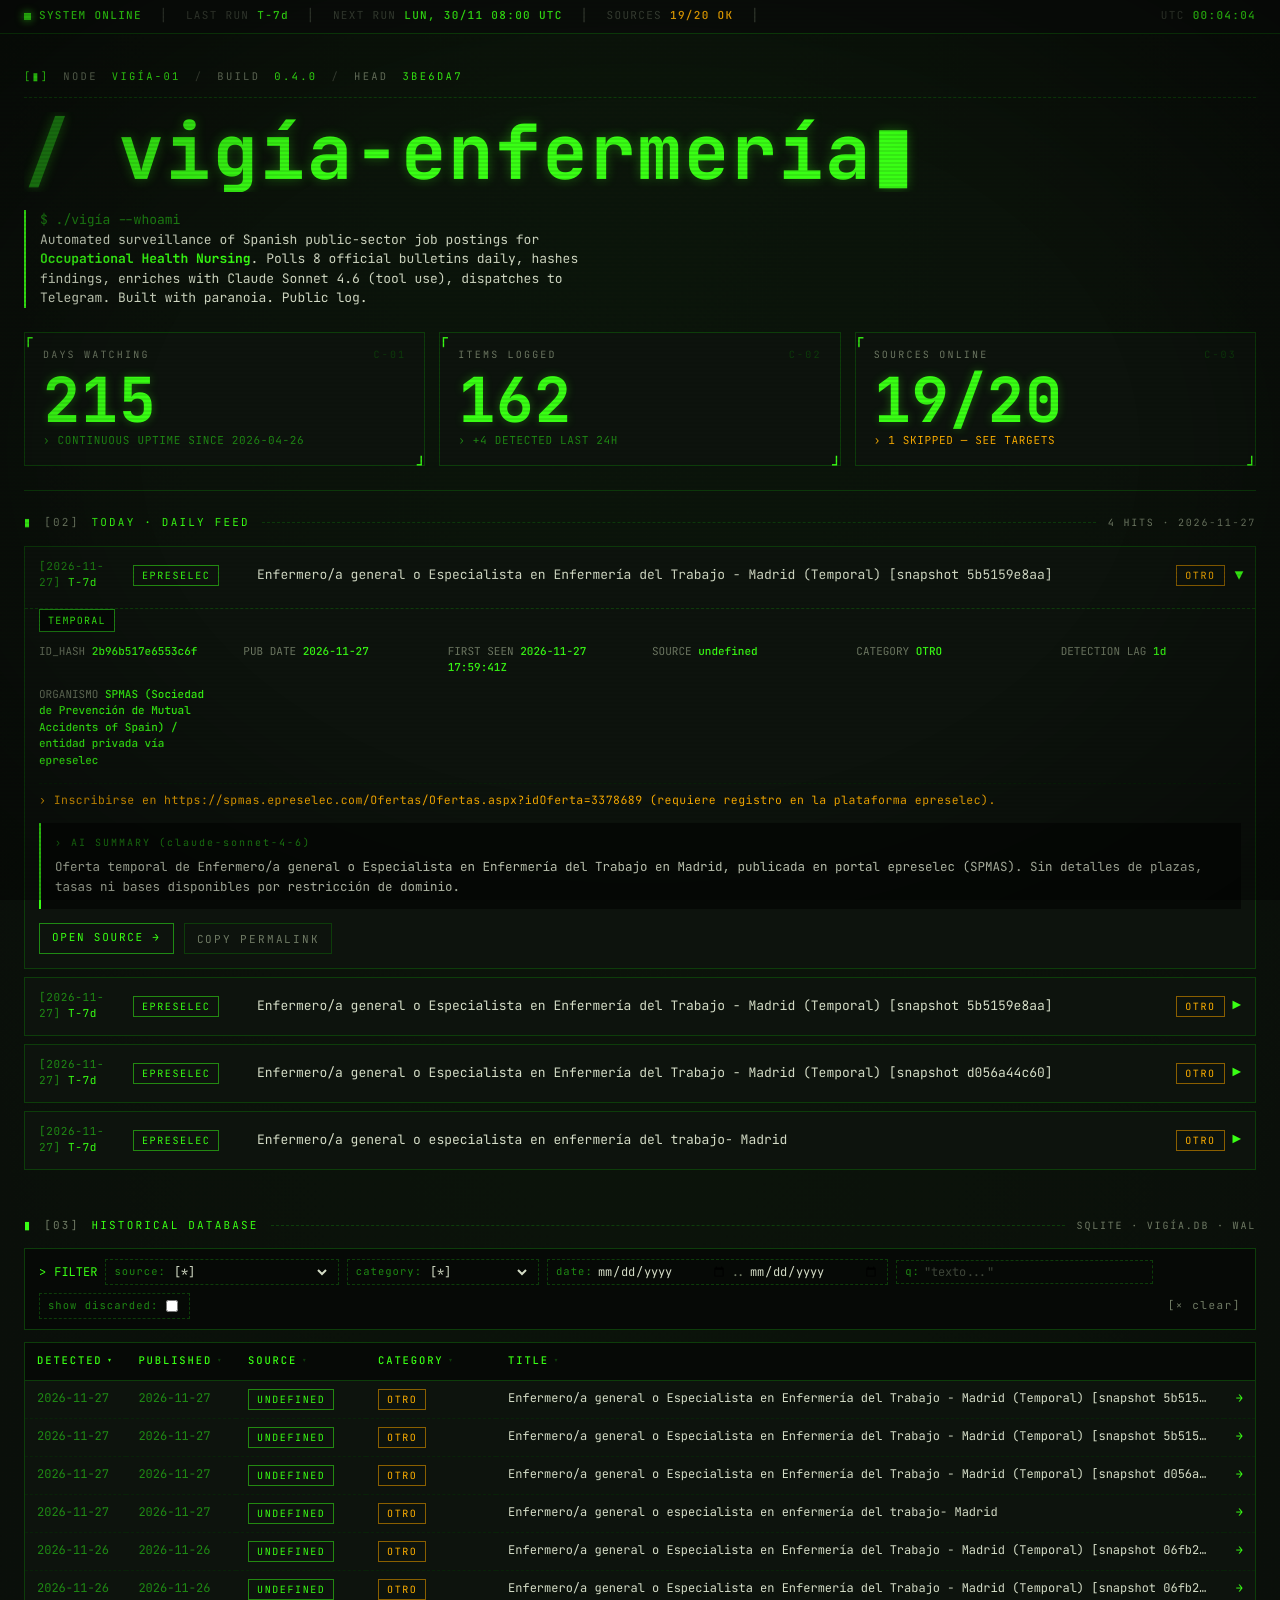
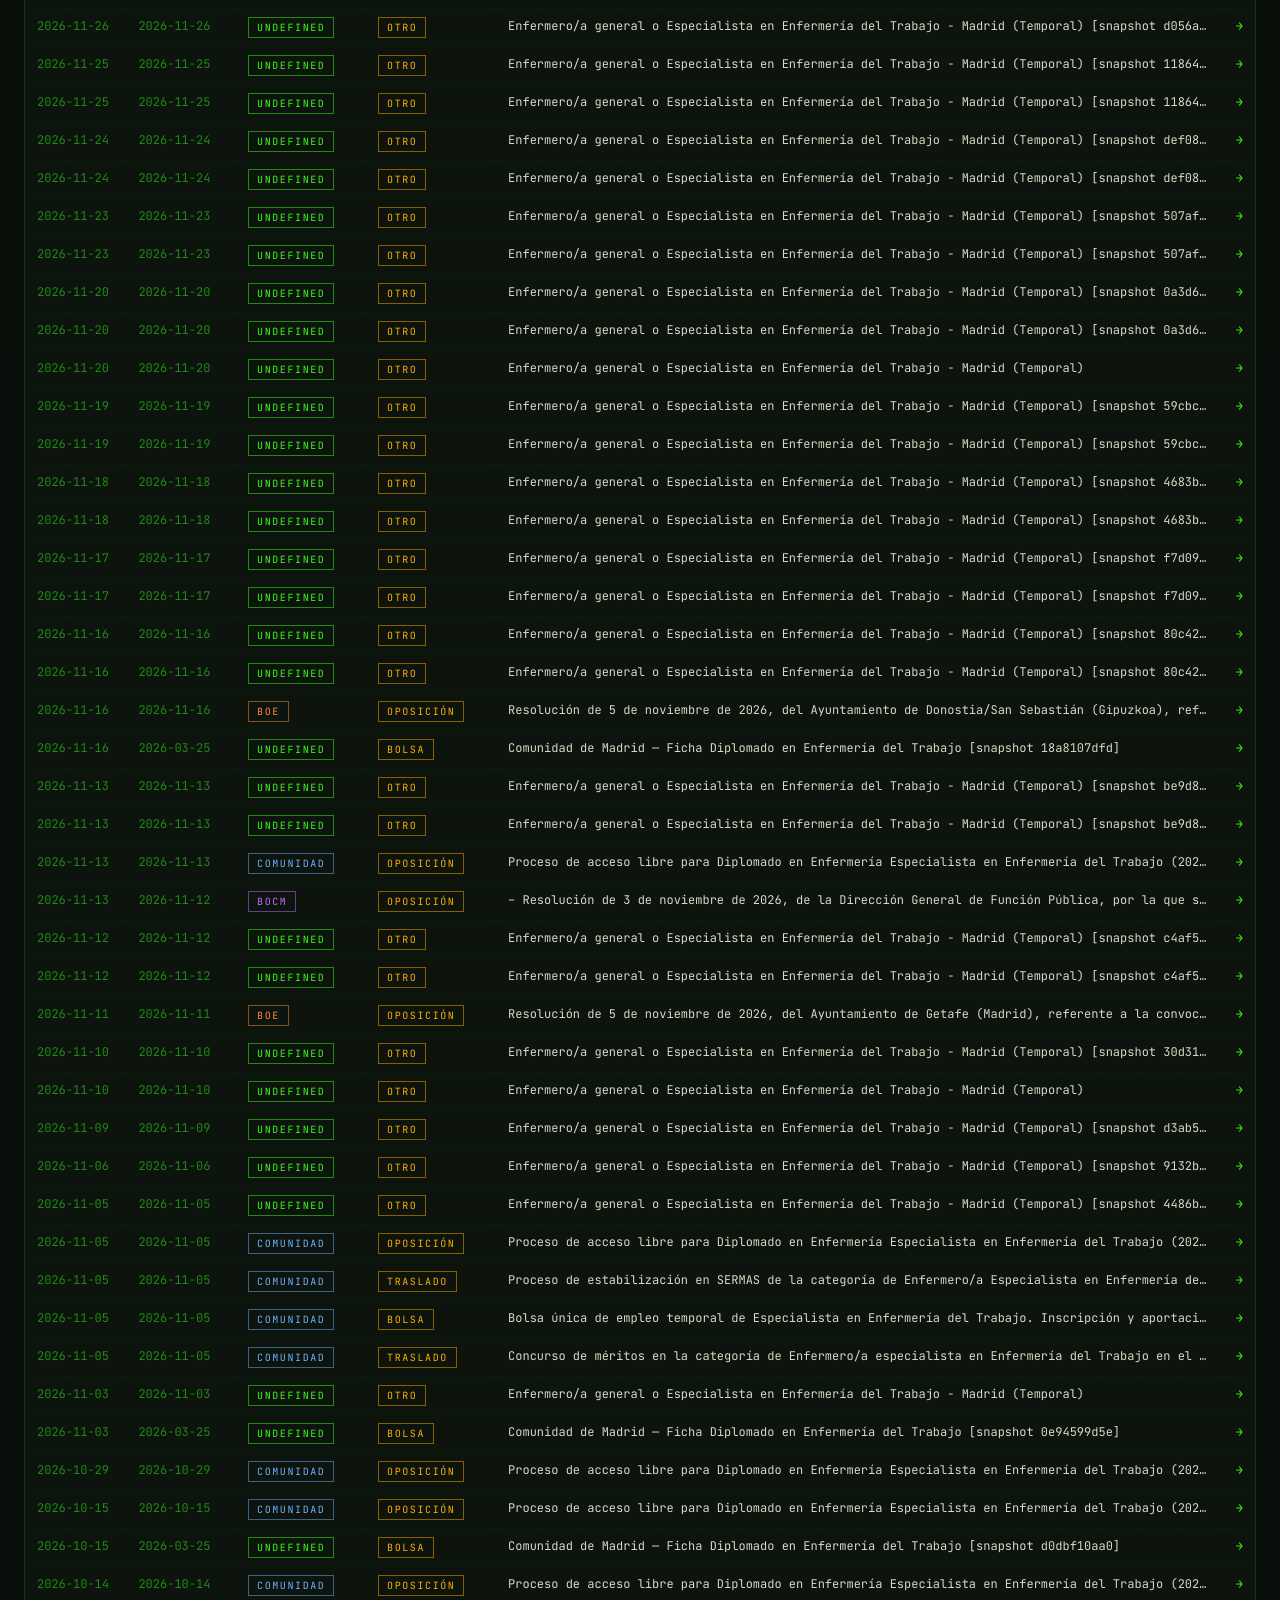
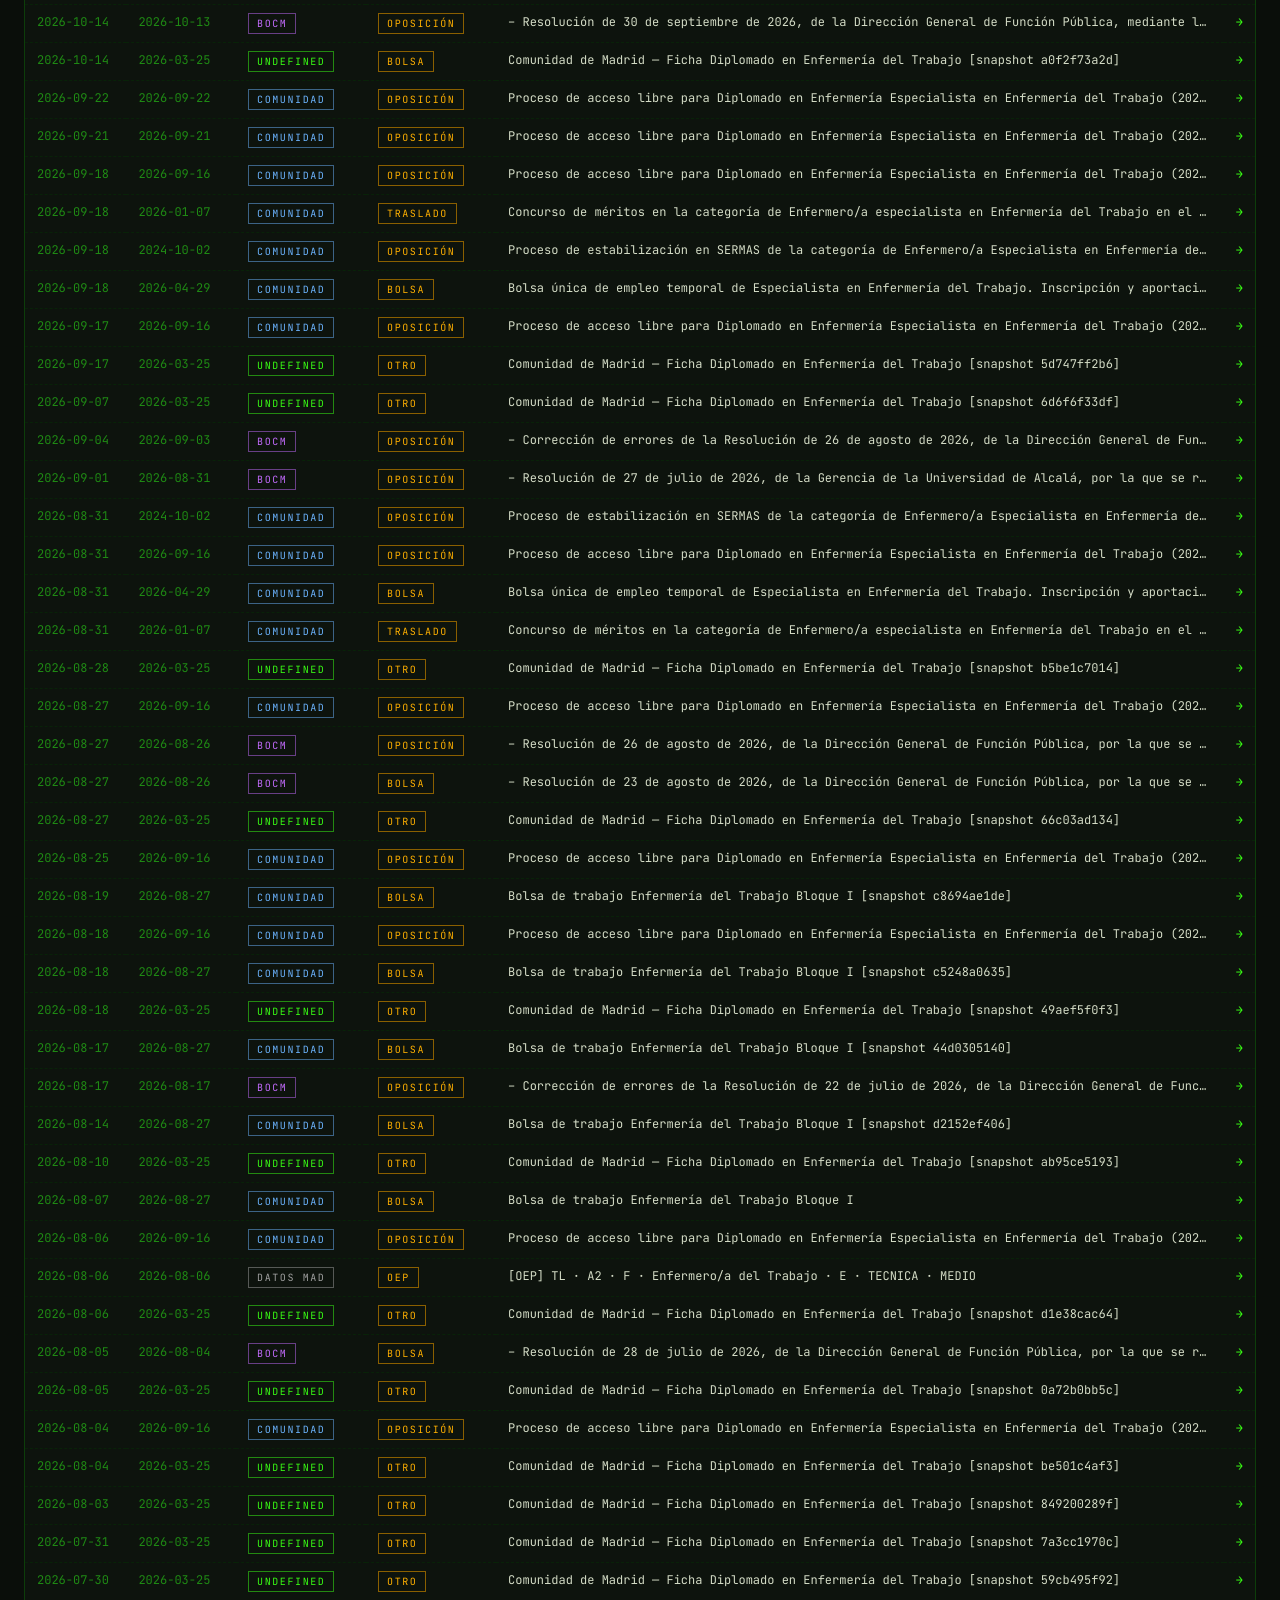
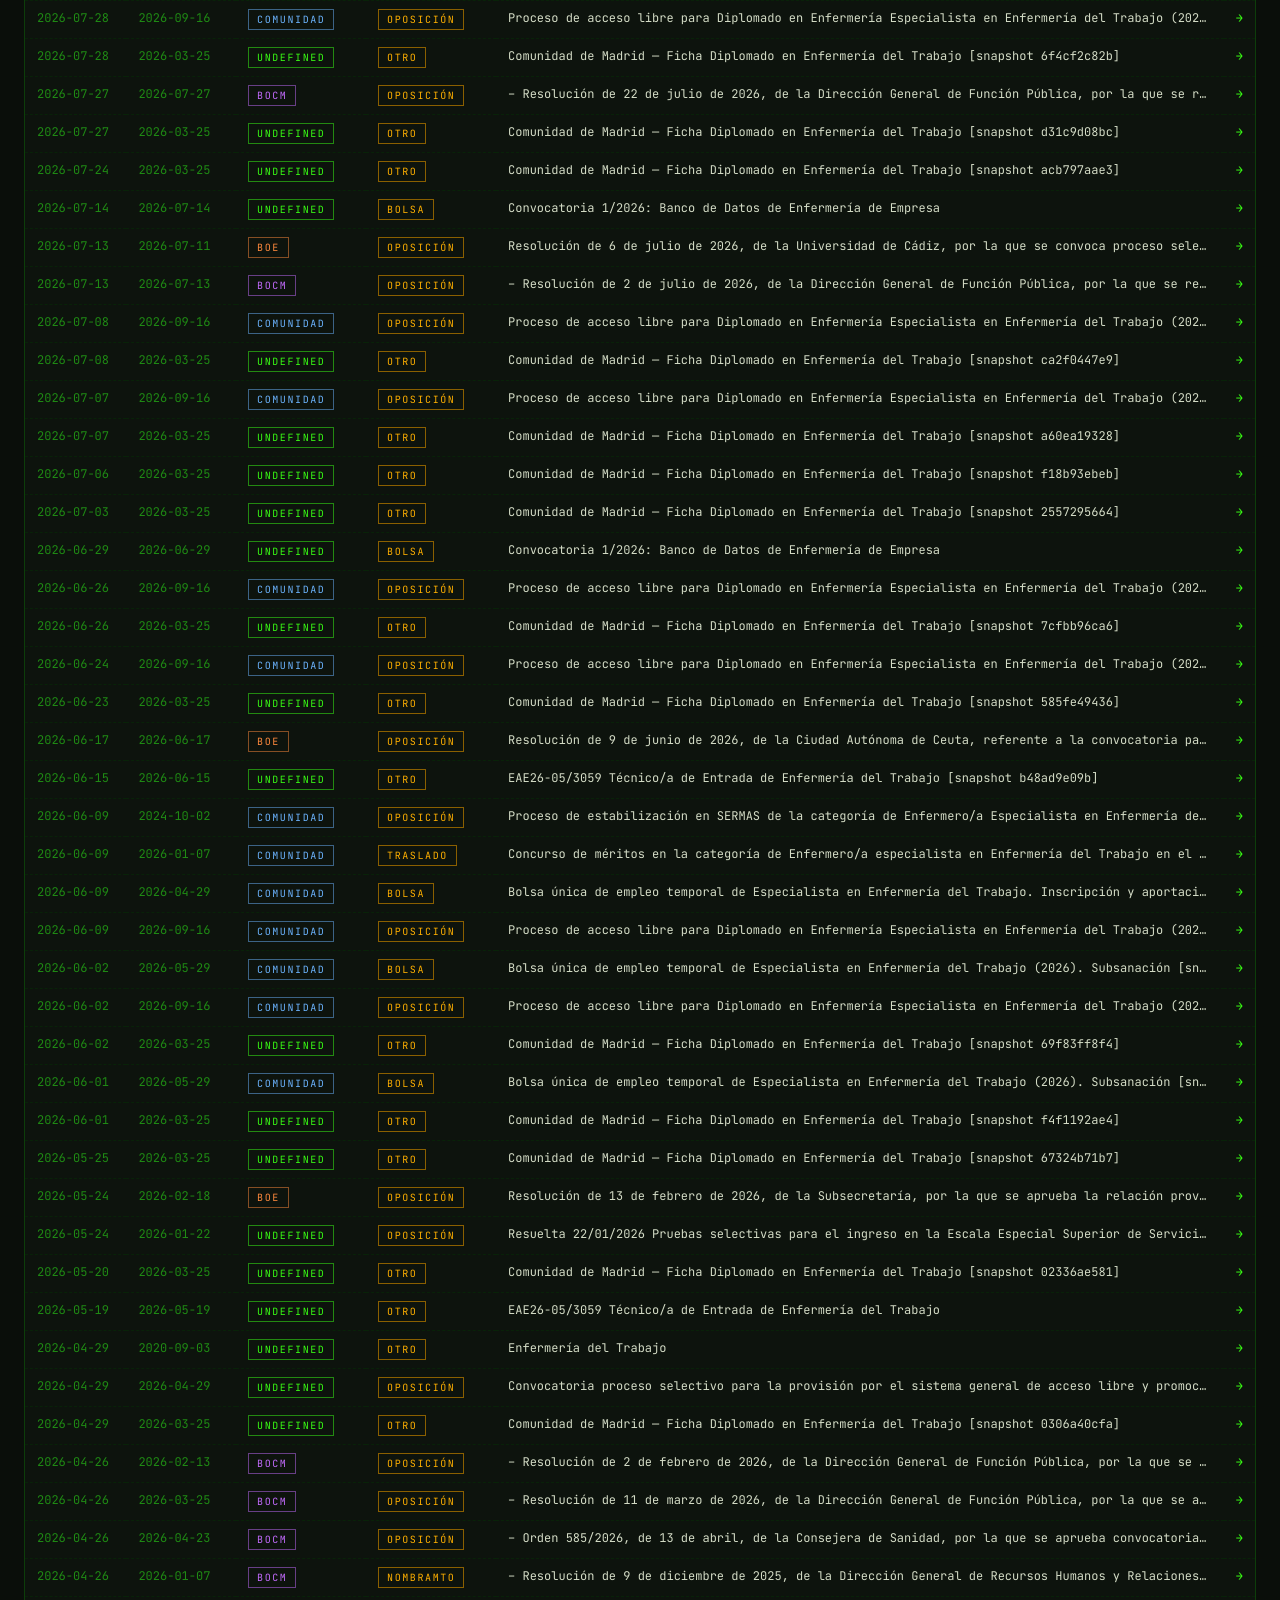
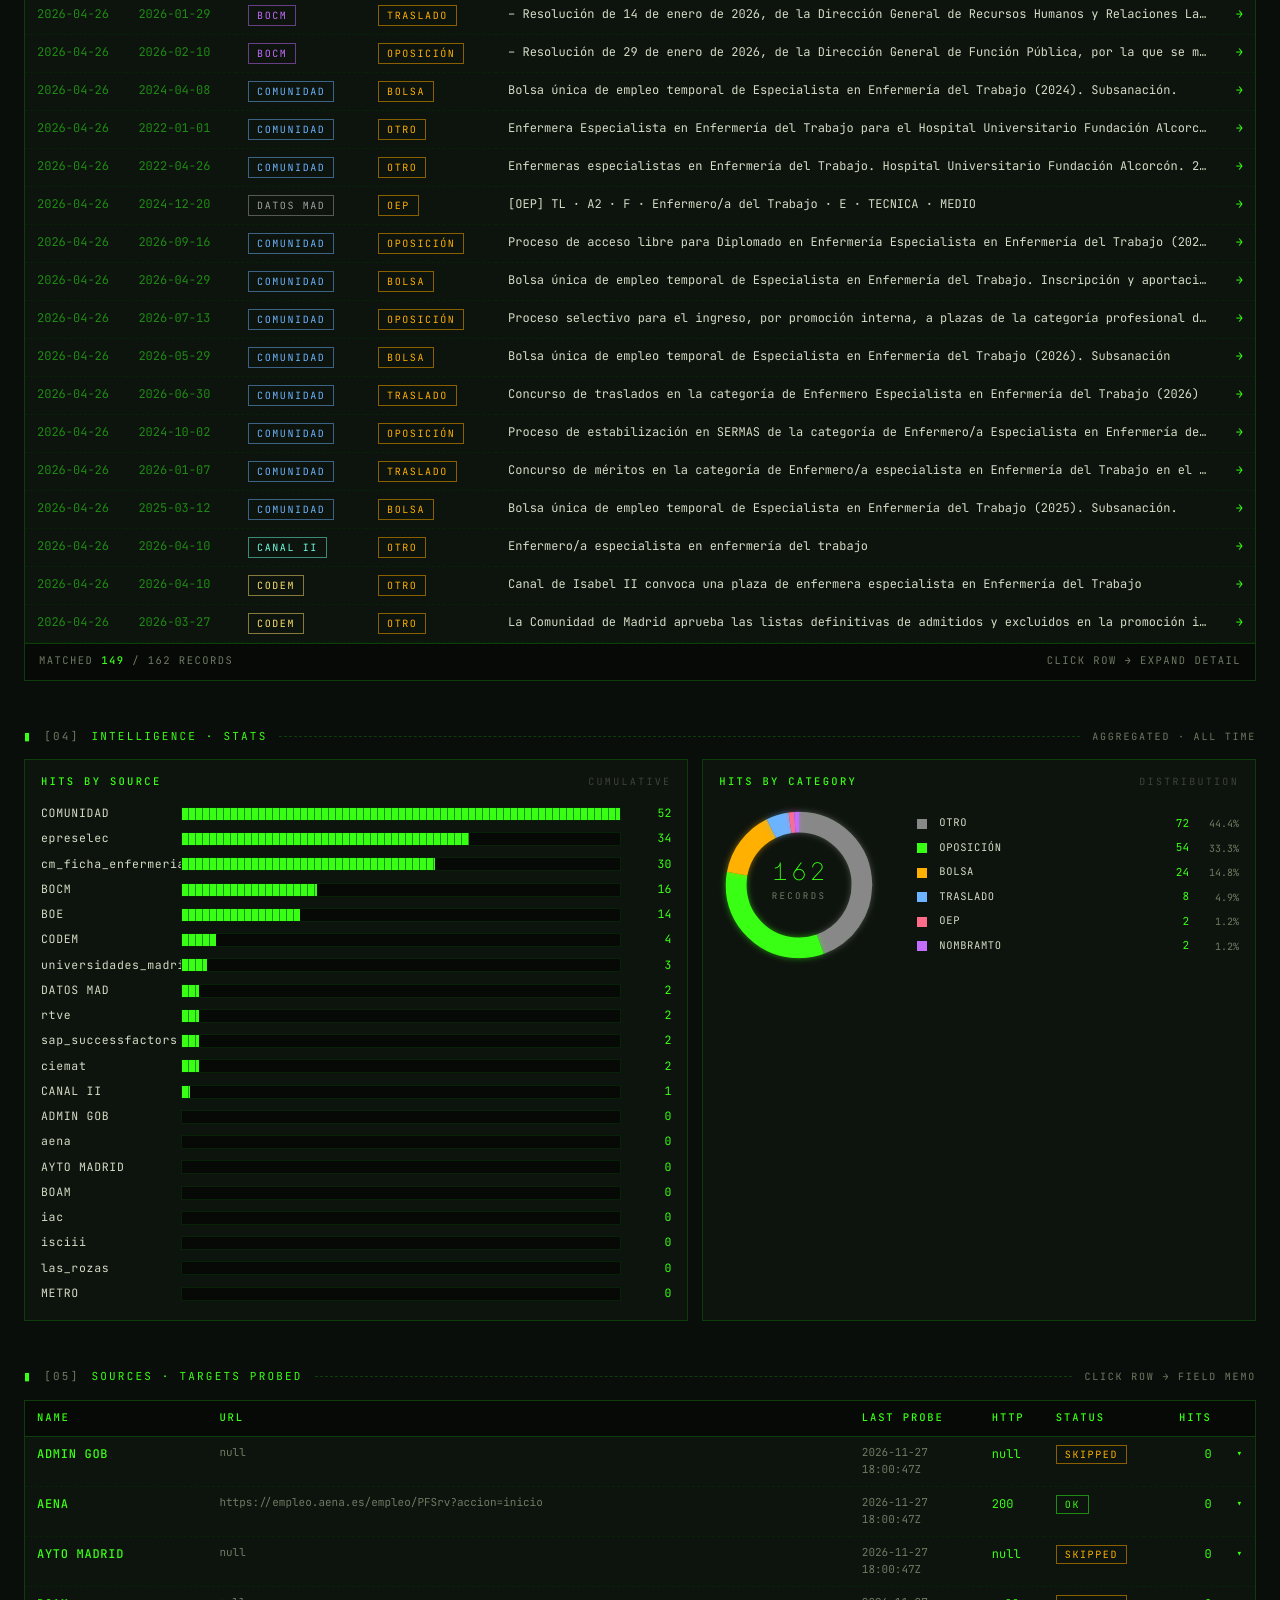
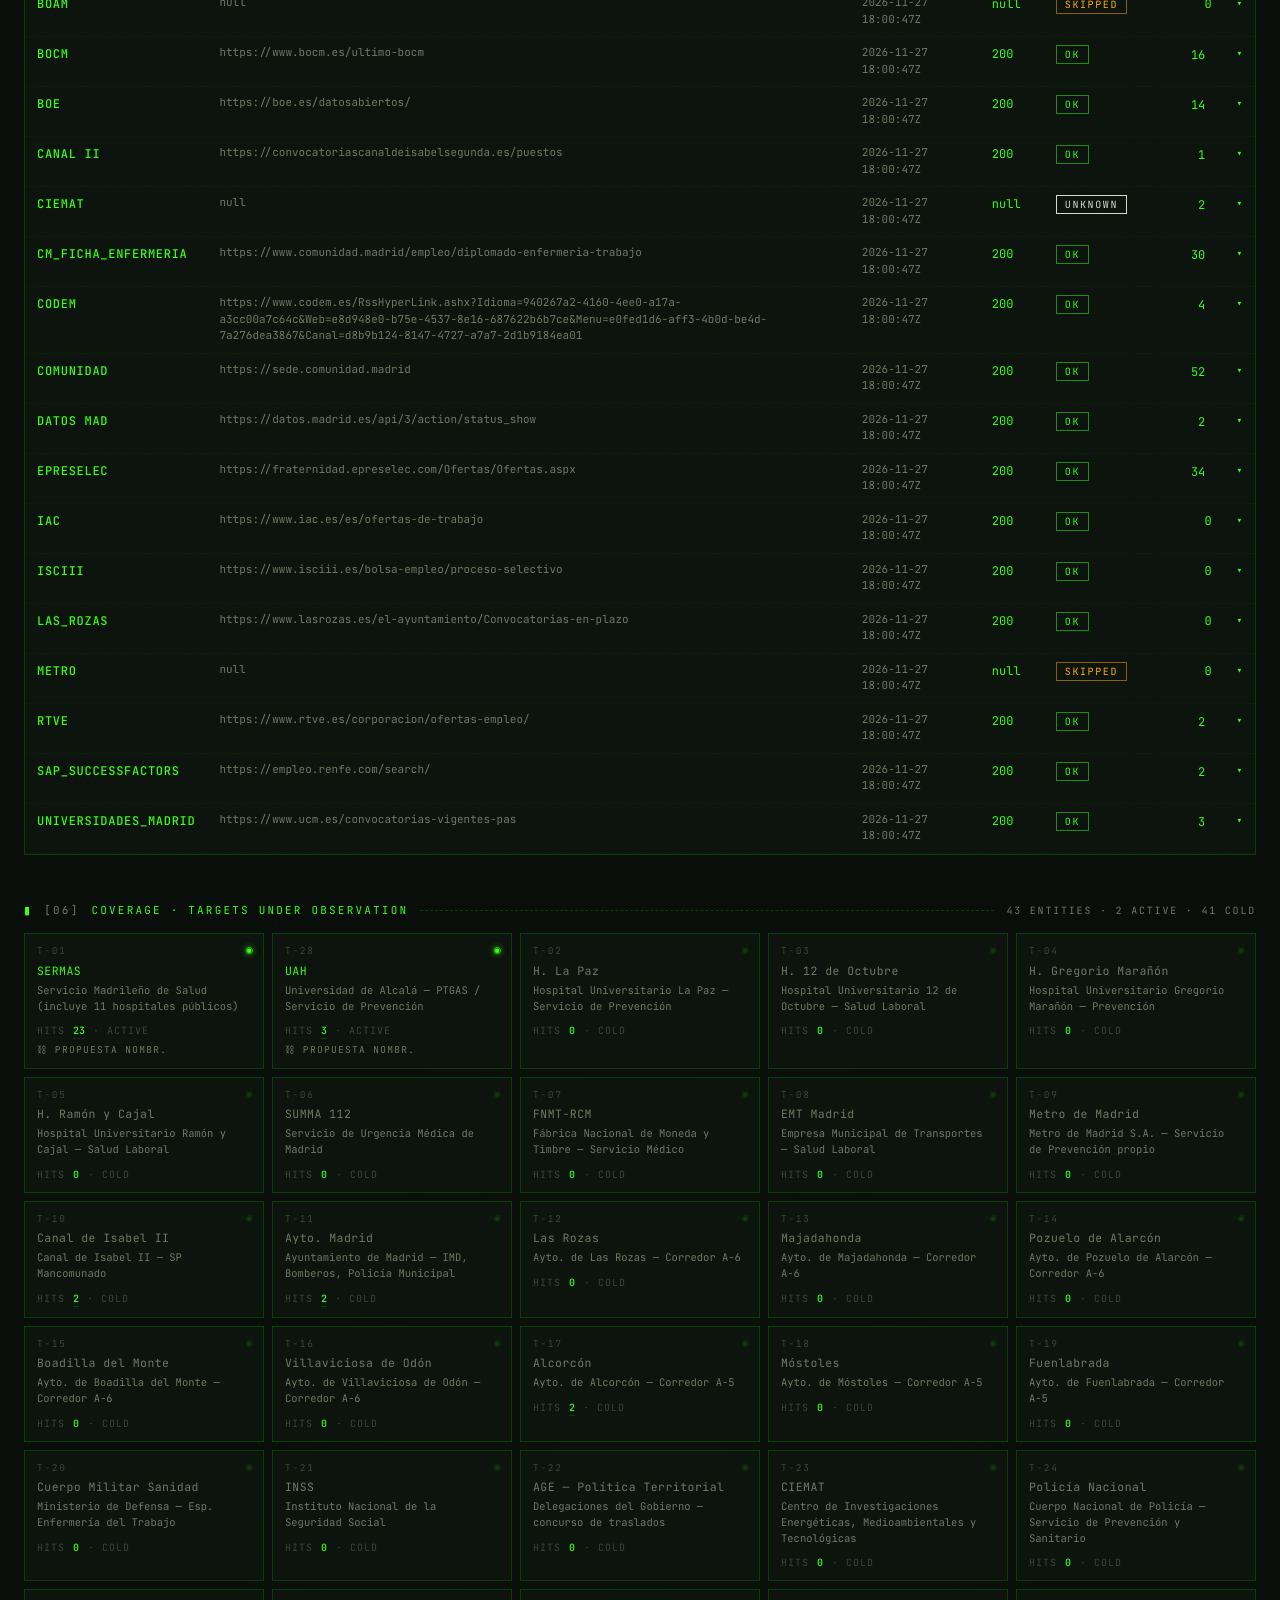
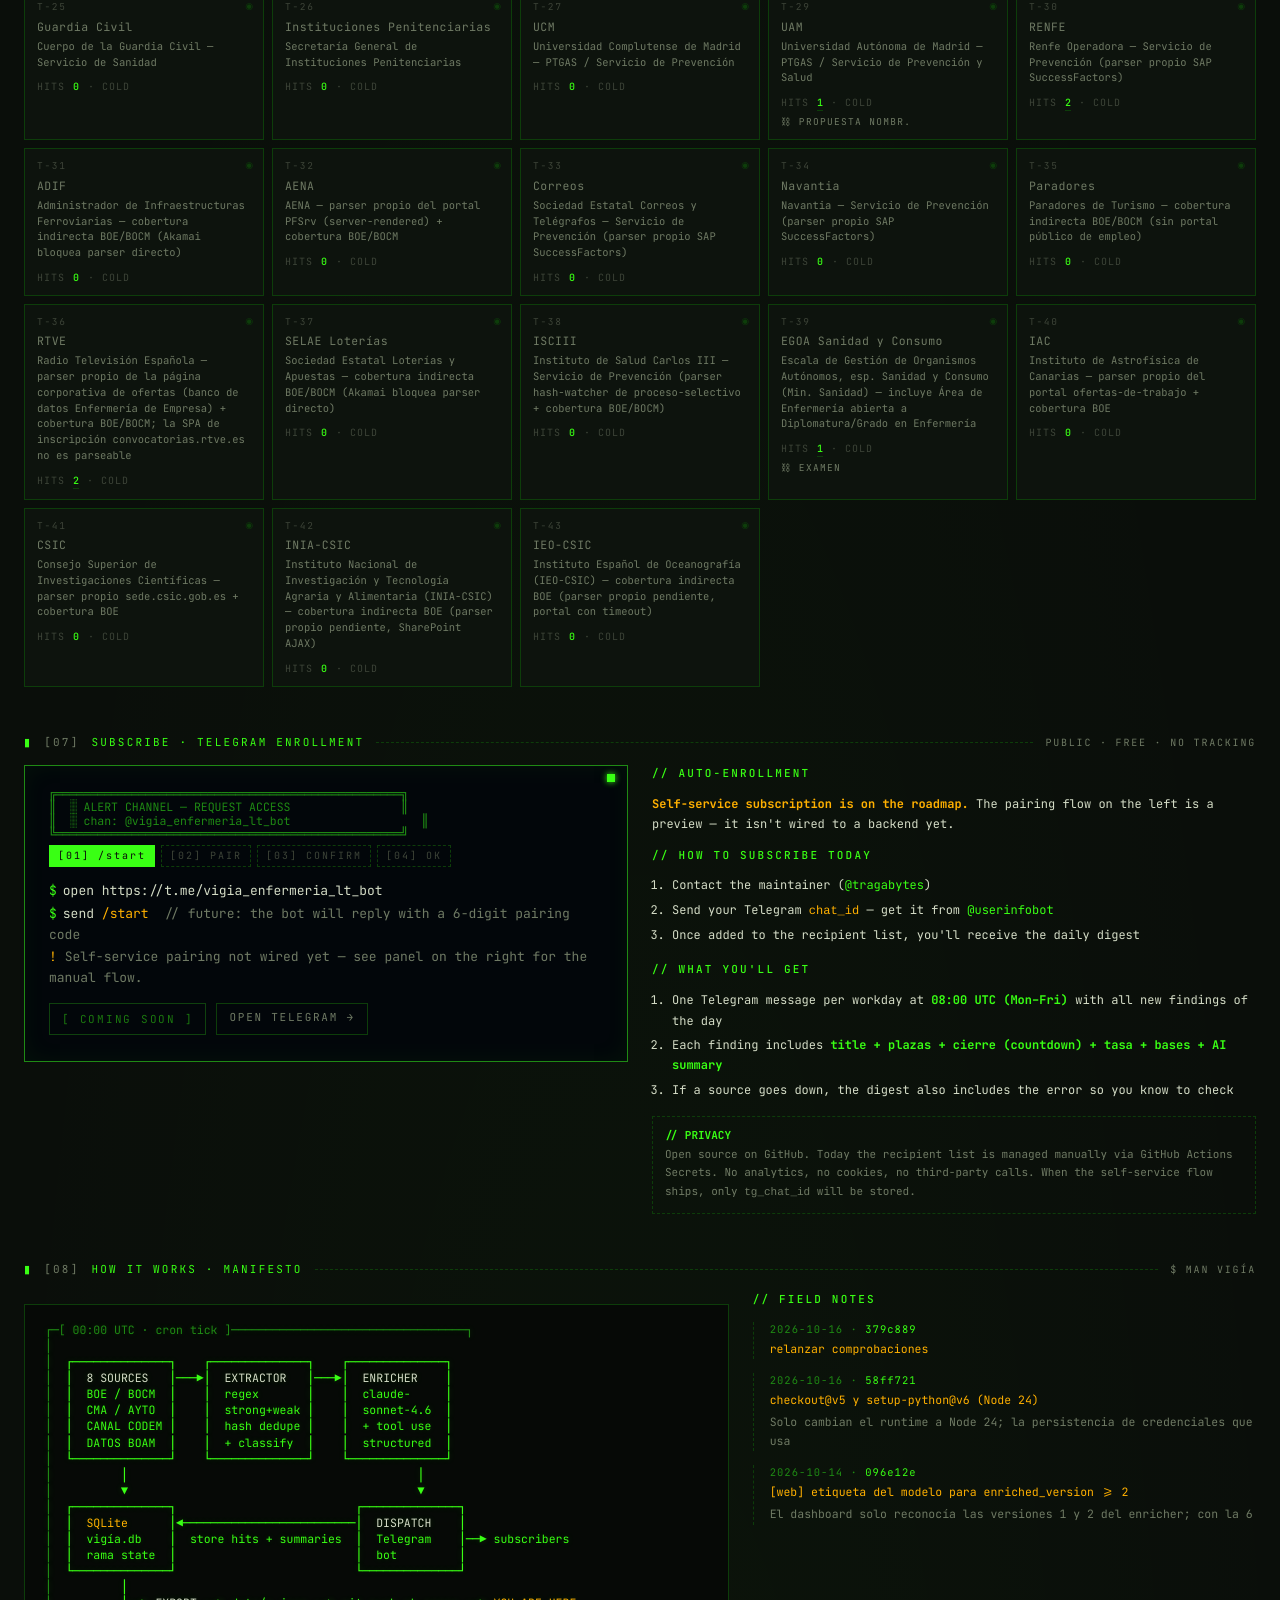
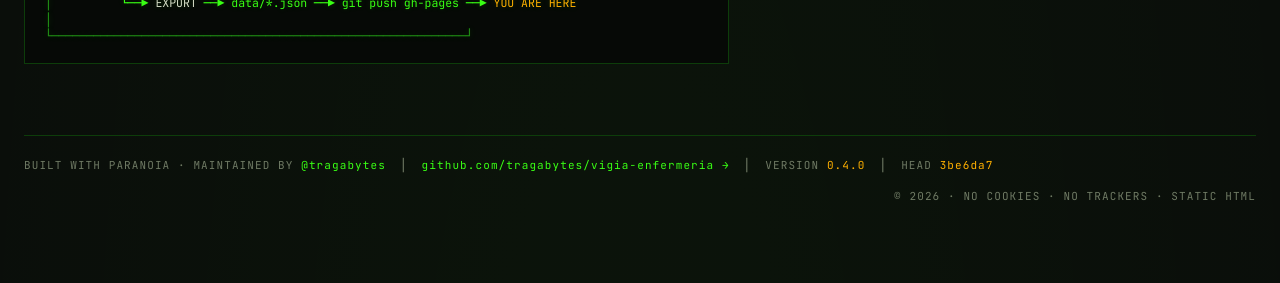
<file: index.html>
<!DOCTYPE html>
<html lang="en">
<head>
<meta charset="UTF-8">
<meta name="viewport" content="width=device-width, initial-scale=1">
<title>vigía-enfermería · automated surveillance</title>
<meta name="description" content="Automated surveillance of Spanish public-sector job postings for Occupational Health Nursing. Polls 8 official bulletins daily.">
<link rel="stylesheet" href="styles.css">
<script>
  // EDITMODE — defaults persisted via __edit_mode_set_keys
  window.TWEAK_DEFAULTS = /*EDITMODE-BEGIN*/{
    "scanlines": true,
    "flicker": true,
    "density": "normal",
    "typingSound": false
  }/*EDITMODE-END*/;
</script>
</head>
<body data-scanlines="on" data-flicker="on" data-density="normal">

  <div class="statusbar" id="statusbar"></div>

  <main class="shell">

    <!-- ===== 1 · HERO =================================================== -->
    <section class="hero" data-screen-label="01 Hero">
      <div class="hero-meta" id="hero-meta"></div>
      <h1 class="title flickerable" id="hero-title"></h1>
      <div class="tagline" id="hero-tagline"></div>
      <div class="counters" id="counters"></div>
    </section>

    <!-- ===== 2 · DAILY FEED ============================================ -->
    <section data-screen-label="02 Daily Feed">
      <div class="section-title">
        <span class="num">[02]</span>
        <span>TODAY · DAILY FEED</span>
        <span class="rule"></span>
        <span class="meta" id="feed-meta">—</span>
      </div>
      <div class="feed" id="feed"></div>
    </section>

    <!-- ===== 3 · HISTORICAL DATABASE =================================== -->
    <section data-screen-label="03 Historical DB" style="margin-top:48px">
      <div class="section-title">
        <span class="num">[03]</span>
        <span>HISTORICAL DATABASE</span>
        <span class="rule"></span>
        <span class="meta">SQLite · vigía.db · WAL</span>
      </div>
      <div class="cmdbar" id="cmdbar"></div>
      <div class="tbl-wrap">
        <table class="term">
          <thead><tr id="hist-thead"></tr></thead>
          <tbody id="hist-tbody"></tbody>
        </table>
        <div class="tbl-foot">
          <span class="count" id="hist-count">—</span>
          <span style="margin-left:auto">CLICK ROW → EXPAND DETAIL</span>
        </div>
      </div>
    </section>

    <!-- ===== 4 · INTELLIGENCE ========================================== -->
    <section data-screen-label="04 Intelligence" style="margin-top:48px">
      <div class="section-title">
        <span class="num">[04]</span>
        <span>INTELLIGENCE · STATS</span>
        <span class="rule"></span>
        <span class="meta">AGGREGATED · ALL TIME</span>
      </div>
      <div class="intel">
        <div class="panel">
          <h3>HITS BY SOURCE <span class="meta">cumulative</span></h3>
          <div class="bars" id="bars"></div>
        </div>
        <div class="panel">
          <h3>HITS BY CATEGORY <span class="meta">distribution</span></h3>
          <div id="donut"></div>
        </div>
      </div>
    </section>

    <!-- ===== 5 · SOURCES STATUS ======================================== -->
    <section data-screen-label="05 Sources" style="margin-top:48px">
      <div class="section-title">
        <span class="num">[05]</span>
        <span>SOURCES · TARGETS PROBED</span>
        <span class="rule"></span>
        <span class="meta">CLICK ROW → FIELD MEMO</span>
      </div>
      <div class="tbl-wrap">
        <table class="term sources-tbl">
          <thead><tr>
            <th>NAME</th>
            <th>URL</th>
            <th>LAST PROBE</th>
            <th>HTTP</th>
            <th>STATUS</th>
            <th style="text-align:right">HITS</th>
            <th></th>
          </tr></thead>
          <tbody id="src-tbody"></tbody>
        </table>
      </div>
    </section>

    <!-- ===== 6 · COVERAGE / WATCHLIST ================================== -->
    <section data-screen-label="06 Watchlist" style="margin-top:48px">
      <div class="section-title">
        <span class="num">[06]</span>
        <span>COVERAGE · TARGETS UNDER OBSERVATION</span>
        <span class="rule"></span>
        <span class="meta" id="watchlist-meta">—</span>
      </div>
      <div class="watchlist" id="watchlist"></div>
    </section>

    <!-- ===== 7 · SUBSCRIBE ============================================= -->
    <section data-screen-label="07 Subscribe" style="margin-top:48px">
      <div class="section-title">
        <span class="num">[07]</span>
        <span>SUBSCRIBE · TELEGRAM ENROLLMENT</span>
        <span class="rule"></span>
        <span class="meta">PUBLIC · FREE · NO TRACKING</span>
      </div>
      <div class="subscribe-wrap">
        <div class="tty" id="tty" tabindex="0"></div>
        <div class="subscribe-side">
          <h4>// AUTO-ENROLLMENT</h4>
          <p style="margin:0 0 12px 0">
            <b style="color:var(--amber)">Self-service subscription is on the roadmap.</b>
            The pairing flow on the left is a preview — it isn't wired to a backend yet.
          </p>
          <h4>// HOW TO SUBSCRIBE TODAY</h4>
          <ol>
            <li>Contact the maintainer (<a href="https://github.com/tragabytes" target="_blank">@tragabytes</a>)</li>
            <li>Send your Telegram <code>chat_id</code> — get it from <a href="https://t.me/userinfobot" target="_blank">@userinfobot</a></li>
            <li>Once added to the recipient list, you'll receive the daily digest</li>
          </ol>
          <h4>// WHAT YOU'LL GET</h4>
          <ol>
            <li>One Telegram message per workday at <b style="color:var(--phos)">08:00 UTC (Mon–Fri)</b> with all new findings of the day</li>
            <li>Each finding includes <b style="color:var(--phos)">title + plazas + cierre (countdown) + tasa + bases + AI summary</b></li>
            <li>If a source goes down, the digest also includes the error so you know to check</li>
          </ol>
          <div class="note">
            <b>// PRIVACY</b><br>
            Open source on GitHub. Today the recipient list is managed manually via GitHub
            Actions Secrets. No analytics, no cookies, no third-party calls. When the
            self-service flow ships, only <code>tg_chat_id</code> will be stored.
          </div>
        </div>
      </div>
    </section>

    <!-- ===== 8 · HOW IT WORKS ========================================== -->
    <section data-screen-label="08 How It Works" style="margin-top:48px">
      <div class="section-title">
        <span class="num">[08]</span>
        <span>HOW IT WORKS · MANIFESTO</span>
        <span class="rule"></span>
        <span class="meta">$ man vigía</span>
      </div>
      <div class="howitworks">
        <pre class="diagram" id="diagram"></pre>
        <div class="changelog" id="changelog"></div>
      </div>
    </section>

    <!-- ===== 9 · FOOTER ================================================ -->
    <footer class="foot" id="footer"></footer>
  </main>

  <!-- ===== TERMINAL MODAL =============================================
       Diálogo nativo (<dialog>) que se abre al pinchar HITS en SOURCES o
       en WATCHLIST. Reutiliza cardHTML() para mostrar los items que
       matchean el filtro. ESC y click en el backdrop cierran. En móvil
       se convierte en sheet a casi pantalla completa. -->
  <dialog class="term-modal" id="term-modal" aria-labelledby="term-modal-title">
    <div class="term-modal-frame">
      <header class="term-modal-head">
        <span class="corner left">┌─</span>
        <span class="term-modal-title" id="term-modal-title">—</span>
        <span class="term-modal-meta" id="term-modal-meta"></span>
        <button class="term-modal-close" type="button" aria-label="Close">[ × ]</button>
        <span class="corner right">─┐</span>
      </header>
      <div class="term-modal-body" id="term-modal-body"></div>
      <footer class="term-modal-foot">
        <span class="hint">› ESC or click outside to close</span>
        <span class="bracket">└─────────────────────────────────────────────────────────────────────┘</span>
      </footer>
    </div>
  </dialog>

  <!-- ===== TWEAKS PANEL ================================================ -->
  <aside class="tweaks" id="tweaks">
    <header>
      <span>▮ TWEAKS</span>
      <span class="x">[ × ]</span>
    </header>
    <div class="body">
      <div class="row"><label>SCANLINES</label><div class="toggle" id="tw-scan"></div></div>
      <div class="row"><label>CRT FLICKER</label><div class="toggle" id="tw-flick"></div></div>
      <div class="row"><label>HIGH DENSITY</label><div class="toggle" id="tw-density"></div></div>
      <div class="row"><label>TYPING SOUND</label><div class="toggle" id="tw-sound"></div></div>
    </div>
  </aside>

  <script src="app.js?v=8"></script>
</body>
</html>
</file>
<file: styles.css>
/* =========================================================================
   VIGIA-ENFERMERIA — terminal stylesheet
   Phosphor green CRT aesthetic. Dense grid. ASCII borders. No rounded.
   ========================================================================= */

@import url('https://fonts.googleapis.com/css2?family=JetBrains+Mono:wght@300;400;500;700&family=Major+Mono+Display&display=swap');

:root {
  --bg:           #0a0e0a;
  --bg-panel:     #0d130d;
  --bg-well:      #060906;
  --bg-row:       #0b110b;
  --bg-row-alt:   #0a0e0a;
  --bg-hover:     #112011;

  --phos:         #39ff14;
  --phos-dim:     #1f8a14;
  --phos-fade:    #0d3d0a;
  --phos-ghost:   #082208;

  --amber:        #ffb000;
  --amber-dim:    #8a5f00;
  --red:          #ff3344;
  --red-dim:      #8a1c24;
  --alarm-red:        #ff003c;
  --alarm-red-bright: #ff5470;
  --alarm-red-glow:   rgba(255, 0, 60, 0.55);
  --alarm-red-bg:     rgba(255, 0, 60, 0.18);

  --fg:           #d4dcc6;
  --fg-dim:       #6f7a64;
  --fg-faint:     #3d4438;

  --mono:         'JetBrains Mono', 'IBM Plex Mono', ui-monospace, Menlo, Consolas, monospace;
  --display:      'Major Mono Display', 'JetBrains Mono', monospace;

  --gap:          14px;
  --gap-sm:       8px;
  --gap-lg:       24px;
  --row-h:        28px;
}

* { box-sizing: border-box; }

html, body {
  margin: 0;
  padding: 0;
  background: var(--bg);
  color: var(--fg);
  font-family: var(--mono);
  font-size: 13px;
  line-height: 1.5;
  -webkit-font-smoothing: antialiased;
  text-rendering: geometricPrecision;
}

body {
  min-height: 100vh;
  background-image:
    radial-gradient(ellipse 100% 60% at 50% -10%, rgba(57,255,20,0.04), transparent 70%),
    radial-gradient(ellipse 80% 50% at 50% 110%, rgba(57,255,20,0.03), transparent 70%);
}

/* Scanlines overlay (toggle via body[data-scanlines]) */
body::before {
  content: '';
  position: fixed; inset: 0;
  pointer-events: none;
  background: repeating-linear-gradient(
    to bottom,
    rgba(0,0,0,0) 0,
    rgba(0,0,0,0) 2px,
    rgba(0,0,0,0.18) 3px,
    rgba(0,0,0,0) 4px
  );
  mix-blend-mode: multiply;
  z-index: 9998;
  opacity: 0;
  transition: opacity .3s;
}
body[data-scanlines="on"]::before { opacity: 1; }

/* Subtle CRT vignette */
body::after {
  content: '';
  position: fixed; inset: 0;
  pointer-events: none;
  z-index: 9997;
  background: radial-gradient(ellipse at center, transparent 55%, rgba(0,0,0,0.55) 100%);
  opacity: 0.7;
}

/* =========================================================================
   Type
   ========================================================================= */
h1, h2, h3, h4 { font-weight: 500; margin: 0; letter-spacing: 0.02em; }
h1 { font-family: var(--mono); color: var(--phos); }
.section-title {
  font-size: 11px;
  letter-spacing: 0.2em;
  color: var(--phos);
  text-transform: uppercase;
  display: flex; align-items: baseline; gap: 12px;
  margin: 0 0 var(--gap) 0;
}
.section-title::before { content: '▮'; color: var(--phos); animation: blink 1.1s steps(2) infinite; }
.section-title .num { color: var(--fg-dim); font-weight: 400; }
.section-title .rule {
  flex: 1;
  border-bottom: 1px dashed var(--phos-fade);
  transform: translateY(-3px);
}
.section-title .meta { color: var(--fg-dim); font-size: 10px; letter-spacing: 0.18em; }

a {
  color: var(--phos);
  text-decoration: none;
  border-bottom: 1px solid transparent;
  transition: border-color .15s, color .15s, background .15s;
}
a:hover {
  color: #aeffa0;
  border-bottom-color: var(--phos);
  background: rgba(57,255,20,0.06);
}

::selection { background: var(--phos); color: var(--bg); }

/* =========================================================================
   Layout
   ========================================================================= */
.shell {
  max-width: 1400px;
  margin: 0 auto;
  padding: 0 24px 80px;
  position: relative;
  z-index: 1;
}

.statusbar {
  position: sticky;
  top: 0;
  z-index: 100;
  background: var(--bg);
  border-bottom: 1px solid var(--phos-fade);
  font-size: 11px;
  letter-spacing: 0.12em;
  color: var(--fg-dim);
  padding: 8px 24px;
  display: flex; flex-wrap: wrap; gap: 18px; align-items: center;
}
.statusbar .item { display: inline-flex; gap: 8px; align-items: center; }
.statusbar .label { color: var(--fg-faint); }
.statusbar .val { color: var(--phos); font-weight: 500; }
.statusbar .val.amber { color: var(--amber); }
.statusbar .dot {
  display: inline-block; width: 7px; height: 7px;
  background: var(--phos);
  box-shadow: 0 0 8px var(--phos);
  animation: pulse 2s infinite;
}
.statusbar .sep { color: var(--fg-faint); }
.statusbar .right { margin-left: auto; }

@keyframes pulse {
  0%, 100% { opacity: 1; }
  50% { opacity: 0.35; }
}
@keyframes blink {
  0%, 49% { opacity: 1; }
  50%, 100% { opacity: 0; }
}
@keyframes flicker {
  0%, 18%, 22%, 25%, 53%, 57%, 100% { opacity: 1; }
  20%, 24%, 55% { opacity: 0.85; }
}
body[data-flicker="on"] .flickerable { animation: flicker 6s infinite; }

/* =========================================================================
   Section 1: Hero
   ========================================================================= */
.hero {
  padding: 36px 0 24px;
  border-bottom: 1px solid var(--phos-fade);
  margin-bottom: var(--gap-lg);
}
.hero .hero-meta {
  display: flex; flex-wrap: wrap; gap: 14px;
  font-size: 10.5px;
  letter-spacing: 0.22em;
  color: var(--fg-dim);
  text-transform: uppercase;
  margin-bottom: 14px;
  align-items: center;
  border-bottom: 1px dashed var(--phos-fade);
  padding-bottom: 12px;
}
.hero .hero-meta .glyph { color: var(--phos); }
.hero .hero-meta .v { color: var(--phos); }
.hero .hero-meta .sep { color: var(--fg-faint); }
.hero h1.title {
  font-family: var(--mono);
  font-weight: 700;
  font-size: clamp(34px, 6vw, 76px);
  color: var(--phos);
  text-shadow: 0 0 12px rgba(57,255,20,0.32);
  letter-spacing: 0.02em;
  line-height: 1.05;
  margin-bottom: 18px;
  white-space: nowrap;
  overflow: hidden;
  text-overflow: clip;
}
.hero h1.title .bracket { color: var(--phos-dim); }
.hero h1.title .accent { color: var(--amber); }
.hero h1.title .cursor { color: var(--phos); animation: blink 1.1s steps(2) infinite; font-weight: 400; }
@media (max-width: 720px) {
  .hero h1.title { white-space: normal; font-size: clamp(28px, 9vw, 44px); }
}
.hero .tagline {
  color: var(--fg);
  font-size: 13px;
  max-width: 580px;
  border-left: 2px solid var(--phos);
  padding-left: 14px;
}
.hero .tagline .prefix { color: var(--phos-dim); }

.counters {
  display: grid;
  grid-template-columns: repeat(3, 1fr);
  gap: var(--gap);
  margin-top: var(--gap-lg);
}
.counter {
  border: 1px solid var(--phos-fade);
  background: var(--bg-panel);
  padding: 14px 18px 16px;
  position: relative;
}
.counter .label {
  font-size: 10px;
  letter-spacing: 0.22em;
  color: var(--fg-dim);
  text-transform: uppercase;
  display: flex; justify-content: space-between;
}
.counter .label .id { color: var(--phos-fade); }
.counter .val {
  font-family: var(--mono);
  font-weight: 700;
  font-variant-numeric: tabular-nums;
  font-size: clamp(34px, 5.5vw, 62px);
  color: var(--phos);
  line-height: 1.05;
  letter-spacing: 0.01em;
  text-shadow: 0 0 10px rgba(57,255,20,0.30);
  margin-top: 6px;
}
.counter .delta {
  font-size: 11px;
  color: var(--phos-dim);
  letter-spacing: 0.06em;
}
.counter .delta.amber { color: var(--amber); }
.counter::before {
  content: '┌';
  position: absolute; top: -1px; left: -1px;
  color: var(--phos); font-size: 14px; line-height: 1;
}
.counter::after {
  content: '┘';
  position: absolute; bottom: -8px; right: -1px;
  color: var(--phos); font-size: 14px; line-height: 1;
}

/* =========================================================================
   Section 2: Daily Feed
   ========================================================================= */
.feed { display: grid; grid-template-columns: 1fr; gap: var(--gap-sm); }
.feed-empty {
  border: 1px solid var(--phos-fade);
  padding: 60px 20px;
  text-align: center;
  background: var(--bg-panel);
}
.feed-empty .glyph {
  font-family: var(--display);
  font-size: 56px;
  color: var(--phos-dim);
  letter-spacing: 0.1em;
}
.feed-empty .msg {
  font-size: 16px; color: var(--phos);
  letter-spacing: 0.2em; margin-top: 12px;
}
.feed-empty .sub {
  color: var(--fg-dim); font-size: 11px; letter-spacing: 0.16em; margin-top: 8px;
}

.card {
  border: 1px solid var(--phos-fade);
  background: var(--bg-panel);
  padding: 0;
  transition: border-color .15s, background .15s;
}
.card:hover { border-color: var(--phos-dim); background: #0e150e; }
.card .head {
  display: grid;
  grid-template-columns: 80px 110px 1fr auto;
  gap: 14px;
  padding: 12px 14px;
  align-items: center;
  cursor: pointer;
}
.card .head:hover { background: var(--bg-hover); }
.card .ts { color: var(--phos-dim); font-size: 11px; letter-spacing: 0.06em; }
.card .ts .age { color: var(--phos); }

.badge {
  display: inline-block;
  font-size: 10px;
  letter-spacing: 0.16em;
  padding: 2px 8px;
  border: 1px solid var(--phos-dim);
  color: var(--phos);
  text-transform: uppercase;
  white-space: nowrap;
  text-align: center;
}
.badge.cat { color: var(--amber); border-color: var(--amber-dim); }
.badge.boe                 { --b: #ff8a3d; }
.badge.bocm                { --b: #c46cff; }
.badge.boam                { --b: #ff3344; }
.badge.comunidad_madrid    { --b: #6cb4ff; }
.badge.ayuntamiento_madrid { --b: #ff6c8a; }
.badge.canal_isabel_ii     { --b: #6cffe1; }
.badge.codem               { --b: #ffe46c; }
.badge.datos_madrid        { --b: #a0a0a0; }
.badge.metro_madrid        { --b: #00bcd4; }
.badge.administracion_gob  { --b: #888888; }
.badge[class*="badge"][class*=" "] { } /* noop */
.badge.src {
  color: var(--b, var(--phos));
  border-color: color-mix(in oklab, var(--b, var(--phos)) 50%, transparent);
}

.card .title {
  color: var(--fg);
  font-size: 13px;
  line-height: 1.45;
  display: -webkit-box;
  -webkit-line-clamp: 2;
  -webkit-box-orient: vertical;
  overflow: hidden;
}
.card .chev {
  color: var(--phos);
  font-family: var(--mono);
  font-size: 14px;
  transition: transform .2s;
  user-select: none;
}
.card.open .chev { transform: rotate(90deg); }

.card .body {
  display: none;
  padding: 0 14px 14px 14px;
  border-top: 1px dashed var(--phos-fade);
  margin-top: 4px;
}
.card.open .body { display: block; }
.card .summary-block {
  margin: 14px 0;
  padding: 12px 14px;
  background: var(--bg-well);
  border-left: 2px solid var(--phos);
  font-size: 12.5px;
  line-height: 1.6;
  color: var(--fg);
}
.card .summary-block .lbl {
  font-size: 10px; letter-spacing: 0.2em; color: var(--phos-dim);
  display: block; margin-bottom: 6px;
}
.card .meta-grid {
  display: grid;
  grid-template-columns: repeat(auto-fit, minmax(180px, 1fr));
  gap: 10px 24px;
  font-size: 11px;
  margin-bottom: 14px;
}
.card .meta-grid div { color: var(--fg-dim); }
.card .meta-grid div b { color: var(--phos); font-weight: 500; }
.card .actions { display: flex; gap: 10px; flex-wrap: wrap; }
.btn-term {
  font-family: var(--mono);
  font-size: 11px;
  letter-spacing: 0.16em;
  padding: 6px 12px;
  background: transparent;
  color: var(--phos);
  border: 1px solid var(--phos-dim);
  cursor: pointer;
  text-transform: uppercase;
  transition: background .15s, color .15s, border-color .15s;
}
.btn-term:hover {
  background: var(--phos);
  color: var(--bg);
  border-color: var(--phos);
}
.btn-term.amber { color: var(--amber); border-color: var(--amber-dim); }
.btn-term.amber:hover { background: var(--amber); color: var(--bg); border-color: var(--amber); }
.btn-term.ghost { color: var(--fg-dim); border-color: var(--phos-fade); }
.btn-term.ghost:hover { color: var(--phos); border-color: var(--phos-dim); background: transparent; }
.btn-term.copied { background: var(--phos); color: var(--bg); }

/* =========================================================================
   Section 3: Historical Database
   ========================================================================= */
.cmdbar {
  background: var(--bg-well);
  border: 1px solid var(--phos-fade);
  padding: 10px 14px;
  display: flex; flex-wrap: wrap; align-items: center; gap: 8px;
  font-size: 12px;
  margin-bottom: 12px;
}
.cmdbar .prompt { color: var(--phos); }
.cmdbar .seg {
  display: inline-flex; align-items: center; gap: 4px;
  border: 1px dashed var(--phos-fade);
  padding: 3px 8px;
  color: var(--fg-dim);
}
.cmdbar .seg label { color: var(--phos-dim); font-size: 10.5px; letter-spacing: 0.1em; }
.cmdbar .seg select,
.cmdbar .seg input {
  background: transparent;
  color: var(--fg);
  border: 0;
  outline: 0;
  font-family: var(--mono);
  font-size: 12px;
  padding: 0;
  min-width: 0;
}
.cmdbar .seg select option { background: var(--bg-panel); color: var(--fg); }
.cmdbar .seg input.q { width: 220px; }
.cmdbar .seg input::placeholder { color: var(--fg-faint); }
.cmdbar .clear {
  margin-left: auto;
  font-size: 11px;
  color: var(--fg-dim); cursor: pointer;
  letter-spacing: 0.14em;
}
.cmdbar .clear:hover { color: var(--phos); }

.tbl-wrap { border: 1px solid var(--phos-fade); background: var(--bg-panel); overflow-x: auto; }
table.term {
  width: 100%;
  border-collapse: collapse;
  font-size: 12px;
  font-family: var(--mono);
}
table.term thead th {
  text-align: left;
  font-weight: 500;
  font-size: 10.5px;
  letter-spacing: 0.18em;
  color: var(--phos);
  text-transform: uppercase;
  padding: 10px 12px;
  background: var(--bg-well);
  border-bottom: 1px solid var(--phos-fade);
  cursor: pointer;
  user-select: none;
  white-space: nowrap;
}
table.term thead th .sort {
  color: var(--phos-fade);
  margin-left: 4px;
  font-size: 10px;
}
table.term thead th[aria-sort="asc"] .sort,
table.term thead th[aria-sort="desc"] .sort { color: var(--phos); }
table.term tbody td {
  padding: 8px 12px;
  border-bottom: 1px dashed var(--phos-ghost);
  vertical-align: top;
  color: var(--fg);
}
table.term tbody tr { cursor: pointer; }
table.term tbody tr:hover td { background: var(--bg-hover); }
table.term tbody tr.expanded td { background: #0e160e; }
table.term td.col-date { color: var(--phos-dim); white-space: nowrap; width: 100px; }
table.term td.col-src { width: 130px; }
table.term td.col-cat { width: 130px; }
table.term td.col-arrow { color: var(--phos); width: 24px; text-align: right; }
table.term td.col-title {
  max-width: 0;
  white-space: nowrap;
  overflow: hidden;
  text-overflow: ellipsis;
}
.expanded-row td {
  background: var(--bg-well) !important;
  padding: 14px 18px !important;
  border-bottom: 1px solid var(--phos-fade) !important;
}
.expanded-row .e-title { color: var(--phos); font-size: 13px; line-height: 1.5; margin-bottom: 10px; }
.expanded-row .e-summary { color: var(--fg); font-size: 12px; line-height: 1.6; margin-bottom: 12px; padding: 10px 12px; background: var(--bg); border-left: 2px solid var(--phos-dim); }
.expanded-row .e-actions { display: flex; gap: 10px; flex-wrap: wrap; }
.expanded-row .e-aux-row {
  display: flex; flex-wrap: wrap; gap: 8px 18px;
  margin: 0 0 12px 0;
  font-size: 10.5px; letter-spacing: 0.1em;
  color: var(--fg-dim);
}
.expanded-row .e-aux b { color: var(--phos-dim); font-weight: 500; margin-right: 4px; }
.expanded-row .e-aux.e-discarded { color: var(--amber); }
.expanded-row .e-aux.e-discarded b { color: var(--amber); }

/* =========================================================================
   Enricher v2 — chips de campos estructurados (proceso/plazas/deadline/tasa)
   ========================================================================= */
.chips {
  display: flex; flex-wrap: wrap; gap: 6px;
  margin: 0 0 12px 0;
}
.expanded-row .chips { margin-bottom: 10px; }
.chip {
  display: inline-block;
  font-family: var(--mono);
  font-size: 10px;
  letter-spacing: 0.12em;
  padding: 3px 8px;
  border: 1px solid var(--phos-fade);
  background: var(--bg-well);
  color: var(--phos-dim);
  text-transform: uppercase;
}
.chip-pt { color: var(--phos); border-color: var(--phos-dim); }
.chip-plz { color: #6cb4ff; border-color: color-mix(in oklab, #6cb4ff 40%, transparent); }
.chip-eur { color: var(--amber); border-color: var(--amber-dim); }
.chip-fase { color: #c46cff; border-color: color-mix(in oklab, #c46cff 40%, transparent); }
.chip-dl { color: var(--phos-dim); border-color: var(--phos-fade); }
.chip-dl-open { color: var(--phos); border-color: var(--phos-dim); }
.chip-dl-urgent {
  color: var(--amber);
  border-color: var(--amber);
  text-shadow: 0 0 6px color-mix(in oklab, var(--amber) 50%, transparent);
}
.chip-dl-closed { color: var(--fg-faint); border-color: var(--phos-ghost); text-decoration: line-through; }
.chip-discard {
  color: #ff6c8a;
  border-color: color-mix(in oklab, #ff6c8a 40%, transparent);
  background: color-mix(in oklab, #ff6c8a 10%, var(--bg-well));
}

/* Card descartada por el enricher: opaca para indicar que es ruido */
.card.card-discarded { opacity: 0.55; border-style: dashed; }
.card.card-discarded:hover { opacity: 0.9; }

/* Línea destacada para el next_action en la card */
.card .meta-grid .next-action {
  grid-column: 1 / -1;
  color: var(--amber);
  font-size: 11.5px;
  letter-spacing: 0.04em;
  border-top: 1px dashed var(--phos-ghost);
  padding-top: 8px; margin-top: 4px;
}

/* Toggle "show discarded" en el cmdbar */
.cmdbar .toggle-seg input[type="checkbox"] {
  accent-color: var(--phos);
  width: 12px; height: 12px;
  cursor: pointer;
}
.cmdbar .toggle-seg label { cursor: pointer; }

.tbl-foot {
  display: flex; align-items: center; gap: 14px;
  font-size: 10.5px; letter-spacing: 0.14em;
  color: var(--fg-dim); padding: 10px 14px;
  border-top: 1px solid var(--phos-fade);
  background: var(--bg-well);
}
.tbl-foot .count b { color: var(--phos); font-weight: 500; }

/* =========================================================================
   Section 4: Intelligence
   ========================================================================= */
.intel {
  display: grid;
  grid-template-columns: 1.2fr 1fr;
  gap: var(--gap);
}
.intel .full { grid-column: 1 / -1; }
.panel {
  border: 1px solid var(--phos-fade);
  background: var(--bg-panel);
  padding: 14px 16px 18px;
  position: relative;
}
.panel h3 {
  font-size: 10.5px;
  letter-spacing: 0.22em;
  color: var(--phos);
  text-transform: uppercase;
  margin-bottom: 14px;
  display: flex; justify-content: space-between; align-items: baseline;
}
.panel h3 .meta { color: var(--fg-faint); font-weight: 400; font-size: 10px; }

.bars { display: flex; flex-direction: column; gap: 8px; font-size: 11.5px; }
.bar-row { display: grid; grid-template-columns: 130px 1fr 40px; gap: 10px; align-items: center; }
.bar-row .name { color: var(--fg); letter-spacing: 0.06em; }
.bar-row .track {
  height: 14px;
  background: var(--bg-well);
  border: 1px solid var(--phos-ghost);
  position: relative;
  overflow: hidden;
}
.bar-row .fill {
  height: 100%;
  background:
    repeating-linear-gradient(
      to right,
      var(--phos) 0 6px,
      var(--phos-dim) 6px 7px
    );
  box-shadow: 0 0 6px rgba(57,255,20,0.3) inset;
  width: 0;
  transition: width 1.2s cubic-bezier(.2,.7,.2,1);
}
.bar-row .num { color: var(--phos); text-align: right; font-variant-numeric: tabular-nums; }

.donut-wrap { display: grid; grid-template-columns: 180px 1fr; gap: 18px; align-items: center; }
.donut-wrap svg { display: block; }
.donut-legend { font-size: 11px; }
.donut-legend .li { display: grid; grid-template-columns: 14px 1fr auto auto; gap: 8px; padding: 4px 0; align-items: center; }
.donut-legend .sw { width: 10px; height: 10px; }
.donut-legend .lname { color: var(--fg); letter-spacing: 0.06em; text-transform: uppercase; font-size: 10.5px; }
.donut-legend .lcount { color: var(--phos); font-variant-numeric: tabular-nums; }
.donut-legend .lpct { color: var(--fg-dim); font-size: 10px; width: 42px; text-align: right; }

/* =========================================================================
   Section 5: Sources Status
   ========================================================================= */
.sources-tbl td.col-name { font-weight: 500; color: var(--phos); width: 150px; letter-spacing: 0.06em; }
.sources-tbl td.col-url { color: var(--fg-dim); font-size: 11px; }
.sources-tbl td.col-code { width: 64px; color: var(--phos); }
.sources-tbl td.col-status { width: 100px; }
.sources-tbl td.col-hits { width: 80px; text-align: right; color: var(--phos); font-variant-numeric: tabular-nums; }
.sources-tbl .hits-link {
  background: transparent;
  border: 1px solid transparent;
  color: var(--phos);
  font: inherit;
  padding: 0 6px;
  cursor: pointer;
  letter-spacing: 0;
}
.sources-tbl .hits-link:hover,
.sources-tbl .hits-link:focus-visible {
  border-color: var(--phos-dim);
  background: rgba(57, 255, 20, 0.06);
  outline: none;
}
.sources-tbl td.col-probe { width: 130px; color: var(--fg-dim); font-size: 11px; }
.status-pill {
  display: inline-block;
  padding: 1px 8px;
  border: 1px solid;
  font-size: 10px;
  letter-spacing: 0.16em;
}
.status-pill.ok { color: var(--phos); border-color: var(--phos-dim); }
.status-pill.down { color: var(--red); border-color: var(--red-dim); }
.status-pill.skipped { color: var(--amber); border-color: var(--amber-dim); }

.src-detail-row td {
  background: var(--bg-well) !important;
  border-bottom: 1px solid var(--phos-fade) !important;
  padding: 12px 18px !important;
}
.src-detail {
  font-size: 12px;
  line-height: 1.6;
  color: var(--fg);
  border-left: 2px solid var(--phos-dim);
  padding: 6px 12px;
  font-style: italic;
}
.src-detail::before {
  content: 'FIELD MEMO ';
  color: var(--phos);
  font-style: normal;
  letter-spacing: 0.2em;
  font-size: 10px;
  display: block;
  margin-bottom: 4px;
}

/* =========================================================================
   Section 6: Coverage / Watchlist
   ========================================================================= */
.watchlist {
  display: grid;
  grid-template-columns: repeat(auto-fill, minmax(220px, 1fr));
  gap: var(--gap-sm);
}
.target {
  border: 1px solid var(--phos-fade);
  background: var(--bg-panel);
  padding: 10px 12px;
  font-size: 11.5px;
  display: flex; flex-direction: column; gap: 4px;
  position: relative;
}
.target::before {
  content: '◉';
  color: var(--phos);
  position: absolute;
  top: 10px; right: 10px;
  font-size: 9px;
  text-shadow: 0 0 6px var(--phos);
  animation: pulse 2.4s infinite;
}
.target.cold::before { color: var(--phos-fade); animation: none; text-shadow: none; }
.target.urgent::before { color: var(--alarm-red); text-shadow: 0 0 10px var(--alarm-red-glow); animation: alarmDot 1.6s ease-in-out infinite; }
.target .id { color: var(--fg-faint); font-size: 9.5px; letter-spacing: 0.18em; }
.target .name { color: var(--phos); letter-spacing: 0.04em; }
.target .desc { color: var(--fg-dim); font-size: 10.5px; }
.target .stat {
  display: flex; gap: 8px; font-size: 10px;
  color: var(--fg-faint); margin-top: 4px; letter-spacing: 0.1em;
}
.target .stat b { color: var(--phos); font-weight: 500; }
.target.cold .name { color: var(--fg-dim); }
.target .countdown {
  font-size: 10px; letter-spacing: 0.12em;
  color: var(--phos-dim);
  border-top: 1px dashed var(--phos-ghost);
  padding-top: 4px; margin-top: 2px;
}
.target .phase {
  font-size: 9.5px; letter-spacing: 0.14em;
  color: var(--fg-dim);
}
/* Hits clickable en watchlist (mismo patrón que en SOURCES) */
.target .stat .hits-link {
  display: inline; padding: 0; margin: 0;
  font: inherit; color: inherit; background: transparent;
  border: 0; border-bottom: 1px dashed var(--phos-fade);
  cursor: pointer;
}
.target .stat .hits-link:hover,
.target .stat .hits-link:focus { color: var(--phos); border-bottom-color: var(--phos); outline: none; }

/* ===== Alarma roja: tile urgente del watchlist =========================
   Pulso simultáneo del fondo + borde sin tocar el color del texto.
   Texto se mantiene a 100% de contraste por encima del bg pulsante.
   ===================================================================== */
.target.urgent {
  border-color: var(--alarm-red);
  animation: alarmTile 1.6s ease-in-out infinite;
  position: relative;
}
.target.urgent .name { color: var(--alarm-red-bright); text-shadow: 0 0 6px var(--alarm-red-glow); }
.target.urgent .countdown { color: var(--alarm-red-bright); font-weight: 500; }
.target.urgent .stat .hits-link { border-bottom-color: var(--alarm-red); }
.target.urgent .stat .hits-link:hover { color: var(--alarm-red-bright); border-bottom-color: var(--alarm-red-bright); }

@keyframes alarmTile {
  0%, 100% { background-color: var(--bg-panel); border-color: var(--alarm-red); box-shadow: 0 0 0 0 transparent; }
  50%      { background-color: var(--alarm-red-bg); border-color: var(--alarm-red-bright); box-shadow: 0 0 16px -4px var(--alarm-red-glow); }
}
@keyframes alarmDot {
  0%, 100% { color: var(--alarm-red);        text-shadow: 0 0 6px var(--alarm-red-glow); }
  50%      { color: var(--alarm-red-bright); text-shadow: 0 0 14px var(--alarm-red); }
}
@keyframes alarmText {
  0%, 100% { color: var(--alarm-red);        text-shadow: 0 0 4px var(--alarm-red-glow); }
  50%      { color: var(--alarm-red-bright); text-shadow: 0 0 10px var(--alarm-red); }
}

/* ===== Bell de alarma en la status bar ===============================
   Se muestra solo si DATA.meta.targets_urgent > 0. Pulso sincronizado
   con los tiles. Si hay un único urgente, muestra `🔔 NAME · CIERRA EN N`;
   si hay varios, `🔔 N URGENTES`. Click → modal con los items urgentes.
   ===================================================================== */
.statusbar .item.alarm {
  cursor: pointer;
  color: var(--alarm-red);
  animation: alarmPill 1.6s ease-in-out infinite;
  border: 1px solid var(--alarm-red);
  padding: 1px 8px;
  letter-spacing: 0.18em;
  margin-left: 4px;
  font-weight: 500;
  display: inline-flex;
  align-items: center;
  gap: 6px;
}
.statusbar .item.alarm:hover { background: var(--alarm-red-bg); }

/* Campana SVG ────────────────────────────────────────────────────────
   Inline en el pill del header y en los tiles urgent del watchlist.
   `currentColor` hereda del padre para integrarse con el pulso del pill;
   los tamaños van en `em` para escalar con la letra del contenedor (no
   tiene la misma altura una etiqueta del header ~11px que un countdown
   de tile ~10px). El drop-shadow también va en em para no saturar
   contextos chicos.
   ───────────────────────────────────────────────────────────────── */
.bell-svg {
  width: 1.1em;
  height: 1.1em;
  flex-shrink: 0;
  color: var(--alarm-red);
  vertical-align: -0.18em;
  filter: drop-shadow(0 0 0.15em var(--alarm-red-glow));
}
.bell-svg.bell-alarm {
  animation: bellGlow 1.6s ease-in-out infinite;
}
.target.urgent .bell-svg { color: var(--alarm-red-bright); }
.statusbar .item.alarm .bell-svg { color: inherit; }
@keyframes bellGlow {
  0%, 100% { filter: drop-shadow(0 0 0.08em var(--alarm-red-glow)); }
  50%      { filter: drop-shadow(0 0 0.55em var(--alarm-red)); }
}
@media (prefers-reduced-motion: reduce) {
  .bell-svg.bell-alarm { animation: none; filter: drop-shadow(0 0 0.3em var(--alarm-red-glow)); }
}
/* Pulso del pill: color, borde y un fondo tenue van y vienen al unísono.
   Sin movimiento — solo intensidad, como una luz que palpita. */
@keyframes alarmPill {
  0%, 100% {
    color: var(--alarm-red);
    border-color: var(--alarm-red);
    background-color: transparent;
    text-shadow: 0 0 4px var(--alarm-red-glow);
    box-shadow: 0 0 0 0 transparent;
  }
  50% {
    color: var(--alarm-red-bright);
    border-color: var(--alarm-red-bright);
    background-color: var(--alarm-red-bg);
    text-shadow: 0 0 10px var(--alarm-red);
    box-shadow: 0 0 12px -3px var(--alarm-red-glow);
  }
}

/* ===== Modal terminal (<dialog>) ========================================
   Open via `dlg.showModal()`; close via ESC / click en backdrop / botón ×.
   Estética CRT: marco ASCII con corners, borde phosphor, scanlines.
   ===================================================================== */
.term-modal {
  border: 0;
  padding: 0;
  background: transparent;
  color: var(--fg);
  max-width: 920px;
  width: calc(100vw - 64px);
  max-height: calc(100vh - 64px);
  font-family: var(--mono);
}
.term-modal::backdrop {
  background: rgba(4, 7, 4, 0.78);
  backdrop-filter: blur(2px);
}
.term-modal[open] { animation: modalIn 180ms ease-out; }
@keyframes modalIn {
  from { opacity: 0; transform: translateY(-6px) scale(0.985); }
  to   { opacity: 1; transform: none; }
}
.term-modal-frame {
  border: 1px solid var(--phos-dim);
  background: var(--bg-panel);
  box-shadow: 0 0 0 1px var(--bg), 0 0 32px -8px rgba(57, 255, 20, 0.35);
  display: flex; flex-direction: column;
  max-height: calc(100vh - 64px);
}
.term-modal-head {
  display: flex; align-items: center; gap: 10px;
  padding: 10px 14px;
  border-bottom: 1px dashed var(--phos-fade);
  background: var(--bg-well);
  font-size: 11px;
  letter-spacing: 0.18em;
}
.term-modal-head .corner {
  color: var(--phos-dim);
  font-family: var(--mono);
  user-select: none;
}
.term-modal-head .corner.left { margin-right: -4px; }
.term-modal-head .corner.right { margin-left: auto; }
.term-modal-title {
  color: var(--phos);
  text-transform: uppercase;
  font-weight: 500;
}
.term-modal-meta {
  color: var(--fg-dim);
  font-size: 10px;
  letter-spacing: 0.14em;
}
.term-modal-close {
  background: transparent;
  border: 0;
  color: var(--fg-dim);
  font-family: var(--mono);
  font-size: 12px;
  letter-spacing: 0.16em;
  padding: 2px 6px;
  cursor: pointer;
}
.term-modal-close:hover { color: var(--alarm-red); }

.term-modal-body {
  overflow-y: auto;
  padding: 14px 18px;
  flex: 1 1 auto;
  display: flex; flex-direction: column; gap: 8px;
}
.term-modal-body .card {
  /* Anular el ancho cardado del feed para que el contenido ocupe todo
     el modal-body y la card pinte sus chips/grid sin estrecheces. */
  width: 100%;
}
.term-modal-empty {
  text-align: center;
  padding: 36px 0;
  color: var(--fg-dim);
  letter-spacing: 0.18em;
  font-size: 12px;
}
.term-modal-foot {
  display: flex; flex-direction: column; gap: 4px;
  padding: 8px 14px 10px;
  border-top: 1px dashed var(--phos-fade);
  background: var(--bg-well);
  color: var(--fg-faint);
  font-size: 10px;
  letter-spacing: 0.16em;
}
.term-modal-foot .hint { color: var(--phos-dim); }
.term-modal-foot .bracket {
  font-family: var(--mono);
  color: var(--phos-fade);
  white-space: nowrap;
  overflow: hidden;
  text-overflow: clip;
  user-select: none;
}

/* Scrollbar discreto */
.term-modal-body::-webkit-scrollbar { width: 8px; }
.term-modal-body::-webkit-scrollbar-track { background: var(--bg-well); }
.term-modal-body::-webkit-scrollbar-thumb { background: var(--phos-fade); }
.term-modal-body::-webkit-scrollbar-thumb:hover { background: var(--phos-dim); }

@media (max-width: 600px) {
  .term-modal {
    width: 100vw;
    max-width: 100vw;
    max-height: 100vh;
    height: 100vh;
    margin: 0;
  }
  .term-modal-frame { max-height: 100vh; height: 100vh; }
  .term-modal-foot .bracket { display: none; }

  /* En pantallas estrechas el header de 5 elementos
     (corner, title, meta, close, corner) se desbordaba: el título
     envolvía a 2 líneas, "11 ITEMS" caía a la derecha, y el botón
     `[ × ]` se partía en dos líneas separando `[ ×` y `]`.
     Solución: ocultar los corners ASCII (decorativos), título nowrap
     con ellipsis si excede, meta a la izquierda del cierre, y el botón
     × con su propia caja flex-shrink:0 al borde derecho. */
  .term-modal-head { padding: 8px 10px; gap: 8px; flex-wrap: nowrap; }
  .term-modal-head .corner { display: none; }
  .term-modal-title {
    flex: 1 1 auto;
    min-width: 0;
    overflow: hidden;
    text-overflow: ellipsis;
    white-space: nowrap;
  }
  .term-modal-meta {
    flex-shrink: 0;
    font-size: 9.5px;
    margin-left: auto;
  }
  .term-modal-close {
    flex-shrink: 0;
    margin-left: 0;
    padding: 4px 10px;
    border: 1px dashed var(--phos-fade);
    color: var(--phos-dim);
  }
  .term-modal-close:active { background: var(--alarm-red-bg); color: var(--alarm-red); }
}

@media (prefers-reduced-motion: reduce) {
  .target.urgent { animation: none; background-color: var(--alarm-red-bg); }
  .target.urgent::before { animation: none; }
  .statusbar .item.alarm { animation: none; }
  .statusbar .item.alarm .bell { animation: none; }
  .term-modal[open] { animation: none; }
}

/* =========================================================================
   Section 7: Subscribe Terminal
   ========================================================================= */
.subscribe-wrap {
  display: grid;
  grid-template-columns: 1fr 1fr;
  gap: var(--gap-lg);
  align-items: start;
}
.tty {
  background: #02060a;
  border: 1px solid var(--phos-dim);
  padding: 22px 24px 26px;
  box-shadow: 0 0 24px rgba(57,255,20,0.05) inset;
  font-size: 13px;
  line-height: 1.6;
  position: relative;
  overflow: hidden;
}
.tty::before {
  content: '';
  position: absolute; top: 8px; right: 12px;
  width: 8px; height: 8px;
  background: var(--phos);
  box-shadow: 0 0 6px var(--phos);
  animation: pulse 1.6s infinite;
}
.tty .ascii-frame { color: var(--phos-dim); white-space: pre; font-size: 11.5px; line-height: 1.15; margin-bottom: 4px; }
.tty .line { color: var(--fg); margin: 2px 0; }
.tty .line .p { color: var(--phos); margin-right: 6px; }
.tty .line .ok { color: var(--phos); }
.tty .line .err { color: var(--red); }
.tty .line .muted { color: var(--fg-dim); }
.tty .line .amber { color: var(--amber); }
.tty .input-row { display: flex; align-items: center; gap: 8px; margin-top: 6px; }
.tty .input-row .p { color: var(--phos); }
.tty input[type="text"], .tty input[type="email"] {
  background: transparent; border: 0;
  color: var(--phos);
  font-family: var(--mono); font-size: 13px;
  letter-spacing: 0.12em;
  outline: 0; padding: 0;
  width: 220px;
  border-bottom: 1px dashed var(--phos-fade);
}
.tty input::placeholder { color: var(--phos-fade); letter-spacing: 0.12em; }
.tty .cursor::after {
  content: '▮';
  color: var(--phos);
  margin-left: 4px;
  animation: blink 1.1s steps(2) infinite;
}
.tty .submit-row { display: flex; gap: 10px; margin-top: 14px; flex-wrap: wrap; }
.tty .stepper {
  display: flex; gap: 6px; font-size: 10px; letter-spacing: 0.2em;
  color: var(--fg-faint); margin-bottom: 14px;
}
.tty .stepper .s { padding: 2px 8px; border: 1px dashed var(--phos-fade); }
.tty .stepper .s.active { color: var(--bg); background: var(--phos); border-color: var(--phos); }
.tty .stepper .s.done { color: var(--phos); border-color: var(--phos-dim); }

.subscribe-side { font-size: 12px; line-height: 1.7; color: var(--fg); }
.subscribe-side h4 { color: var(--phos); font-size: 11px; letter-spacing: 0.2em; margin-bottom: 10px; text-transform: uppercase; }
.subscribe-side ol { padding-left: 20px; margin: 0 0 16px; }
.subscribe-side ol li { margin: 4px 0; color: var(--fg); }
.subscribe-side ol li code { color: var(--amber); }
.subscribe-side .note {
  border: 1px dashed var(--phos-fade);
  padding: 10px 12px;
  font-size: 11px;
  color: var(--fg-dim);
}
.subscribe-side .note b { color: var(--phos); }

/* =========================================================================
   Section 8: How it works
   ========================================================================= */
.howitworks {
  display: grid;
  grid-template-columns: 1.4fr 1fr;
  gap: var(--gap-lg);
}
.diagram {
  font-family: var(--mono);
  font-size: 11.5px;
  color: var(--phos);
  background: var(--bg-well);
  border: 1px solid var(--phos-fade);
  padding: 18px 20px;
  white-space: pre;
  overflow-x: auto;
  line-height: 1.4;
  text-shadow: 0 0 6px rgba(57,255,20,0.18);
}
.diagram .dim { color: var(--phos-dim); }
.diagram .fg { color: var(--fg); }
.diagram .amb { color: var(--amber); }

.changelog { font-size: 12px; line-height: 1.6; color: var(--fg); }
.changelog h4 { color: var(--phos); font-size: 11px; letter-spacing: 0.2em; margin-bottom: 12px; text-transform: uppercase; }
.changelog .entry { margin-bottom: 14px; padding-left: 16px; border-left: 1px dashed var(--phos-fade); }
.changelog .entry .stamp { color: var(--phos-dim); font-size: 10.5px; letter-spacing: 0.1em; display: block; margin-bottom: 2px; }
.changelog .entry .title { color: var(--amber); font-size: 11.5px; margin-bottom: 4px; }
.changelog .entry p { margin: 0; color: var(--fg-dim); font-size: 11.5px; }

/* =========================================================================
   Footer
   ========================================================================= */
footer.foot {
  margin-top: 60px;
  padding: 22px 0 0;
  border-top: 1px solid var(--phos-fade);
  display: flex; flex-wrap: wrap; gap: 14px; align-items: center;
  font-size: 11px;
  color: var(--fg-dim);
  letter-spacing: 0.1em;
}
footer.foot .right { margin-left: auto; }
footer.foot a { color: var(--phos); }
footer.foot .commit { color: var(--amber); }

/* =========================================================================
   Tweaks panel
   ========================================================================= */
.tweaks {
  position: fixed; bottom: 18px; right: 18px;
  width: 280px;
  background: var(--bg-panel);
  border: 1px solid var(--phos);
  box-shadow: 0 0 22px rgba(57,255,20,0.15);
  z-index: 200;
  font-size: 11px;
  display: none;
}
.tweaks.open { display: block; }
.tweaks header {
  padding: 8px 12px;
  border-bottom: 1px solid var(--phos-fade);
  display: flex; justify-content: space-between; align-items: center;
  letter-spacing: 0.18em; color: var(--phos);
  text-transform: uppercase;
}
.tweaks header .x { cursor: pointer; color: var(--fg-dim); }
.tweaks header .x:hover { color: var(--red); }
.tweaks .body { padding: 12px; display: flex; flex-direction: column; gap: 10px; }
.tweaks .row { display: flex; justify-content: space-between; align-items: center; gap: 12px; }
.tweaks .row label { color: var(--fg); letter-spacing: 0.1em; }
.tweaks .row .v { color: var(--phos-dim); font-size: 10px; }
.tweaks input[type="range"] { flex: 1; }
.tweaks .toggle {
  width: 36px; height: 16px;
  background: var(--bg-well);
  border: 1px solid var(--phos-fade);
  position: relative; cursor: pointer;
}
.tweaks .toggle::before {
  content: ''; position: absolute;
  top: 1px; left: 1px;
  width: 12px; height: 12px;
  background: var(--phos-fade);
  transition: left .15s, background .15s;
}
.tweaks .toggle.on { border-color: var(--phos); }
.tweaks .toggle.on::before { left: 21px; background: var(--phos); box-shadow: 0 0 6px var(--phos); }

/* =========================================================================
   Mobile
   ========================================================================= */
@media (max-width: 900px) {
  .shell { padding: 0 14px 60px; }
  .statusbar { padding: 8px 14px; gap: 10px; font-size: 10px; }
  .counters { grid-template-columns: 1fr; }
  .intel { grid-template-columns: 1fr; }
  .donut-wrap { grid-template-columns: 1fr; }
  .subscribe-wrap { grid-template-columns: 1fr; }
  .howitworks { grid-template-columns: 1fr; }
  .card .head {
    grid-template-columns: 1fr auto;
    grid-template-areas:
      "ts chev"
      "src src"
      "cat cat"
      "title title";
    gap: 6px;
  }
  .card .head .ts { grid-area: ts; }
  .card .head .badge.src { grid-area: src; justify-self: start; }
  .card .head .badge.cat { grid-area: cat; justify-self: start; }
  .card .head .title { grid-area: title; -webkit-line-clamp: 3; }
  .card .head .chev { grid-area: chev; }
  /* En pantallas estrechas, "AYUNTAMIENTO MADRID" o "COMUNIDAD" se cortaban
     por el letter-spacing y los 110px reservados. Aflojamos el badge para
     que entre cualquier label sin truncado. */
  .card .head .badge {
    font-size: 9px;
    letter-spacing: 0.1em;
    padding: 2px 6px;
  }

  table.term td.col-cat { display: none; }

  /* Cmdbar: cada filtro en su propia línea (ancho completo). El filtro
     date: tenía dos inputs de 130px hardcoded en el JS que sumaban 260px
     y desbordaban; los reducimos vía !important sin tocar el inline. */
  .cmdbar { gap: 6px; }
  .cmdbar .seg { width: 100%; flex-wrap: wrap; }
  .cmdbar .seg input.q { flex: 1 1 auto; min-width: 0; width: auto; }
  .cmdbar .seg input[type="date"] { width: 110px !important; min-width: 0; }
  .cmdbar .clear { margin-left: 0; }

  /* ----- Mobile: secciones colapsables ----------------------------------
     Cada <section> tiene un .section-title clickable que pliega el resto
     del contenido bajo demanda. Útil cuando la página es muy larga.
  ----------------------------------------------------------------------- */
  .shell > section .section-title { cursor: pointer; user-select: none; }
  .shell > section .section-title::after {
    content: '▾';
    margin-left: auto;
    color: var(--phos);
    font-size: 14px;
    transition: transform .2s;
  }
  .shell > section.collapsed .section-title::after { transform: rotate(-90deg); }
  .shell > section.collapsed > *:not(.section-title) {
    display: none;
  }

  /* ----- Mobile: animación glitch al entrar en viewport ----------------
     Las secciones nacen con .pre-glitch (invisible y sin pointer-events).
     Cuando el IntersectionObserver les pone .glitch-in, disparamos un
     keyframe corto que simula interferencia de CRT (offset horizontal +
     leve hue-shift). Solo en móvil para no saturar el desktop.
  ----------------------------------------------------------------------- */
  .shell > section.pre-glitch { opacity: 0; pointer-events: none; }
  .shell > section.glitch-in {
    animation: section-glitch 700ms steps(8, end) both;
  }
  @keyframes section-glitch {
    0%   { opacity: 0; transform: translateX(-3px); filter: hue-rotate(120deg) brightness(1.4); clip-path: inset(40% 0 40% 0); }
    20%  { opacity: 0.55; transform: translateX(2px); filter: hue-rotate(0deg) brightness(1.1); clip-path: inset(10% 0 60% 0); }
    40%  { opacity: 0.85; transform: translateX(-1px); filter: hue-rotate(15deg); clip-path: inset(0 0 0 0); }
    60%  { opacity: 0.95; transform: translateX(1px); filter: none; }
    100% { opacity: 1; transform: translateX(0); filter: none; clip-path: inset(0 0 0 0); }
  }
}

/* Donut: cuando JS cambia el dasharray de "0 C" al valor final, esta
   transición dibuja el sweep. Las bars usan el transition que ya tiene
   .bar-row .fill (width: 0 → target). Fuera del @media porque solo se
   activa cuando JS modifica el atributo (en móvil); en desktop el
   render arranca con el dasharray final, así que no hay transición. */
#donut circle[data-target-dasharray] {
  transition: stroke-dasharray 0.9s cubic-bezier(.2, .7, .2, 1);
}

/* Reduce motion: respetar preferencias del usuario */
@media (prefers-reduced-motion: reduce) {
  .shell > section.glitch-in { animation: none; }
  .bar-row .fill { transition: none; }
  #donut circle[data-target-dasharray] { transition: none; }
}

/* High-density (toggle) */
body[data-density="high"] {
  --row-h: 22px;
  font-size: 12px;
}
body[data-density="high"] .card .head { padding: 8px 12px; }
body[data-density="high"] table.term tbody td { padding: 5px 10px; }
body[data-density="high"] .panel { padding: 10px 12px 14px; }
</file>
